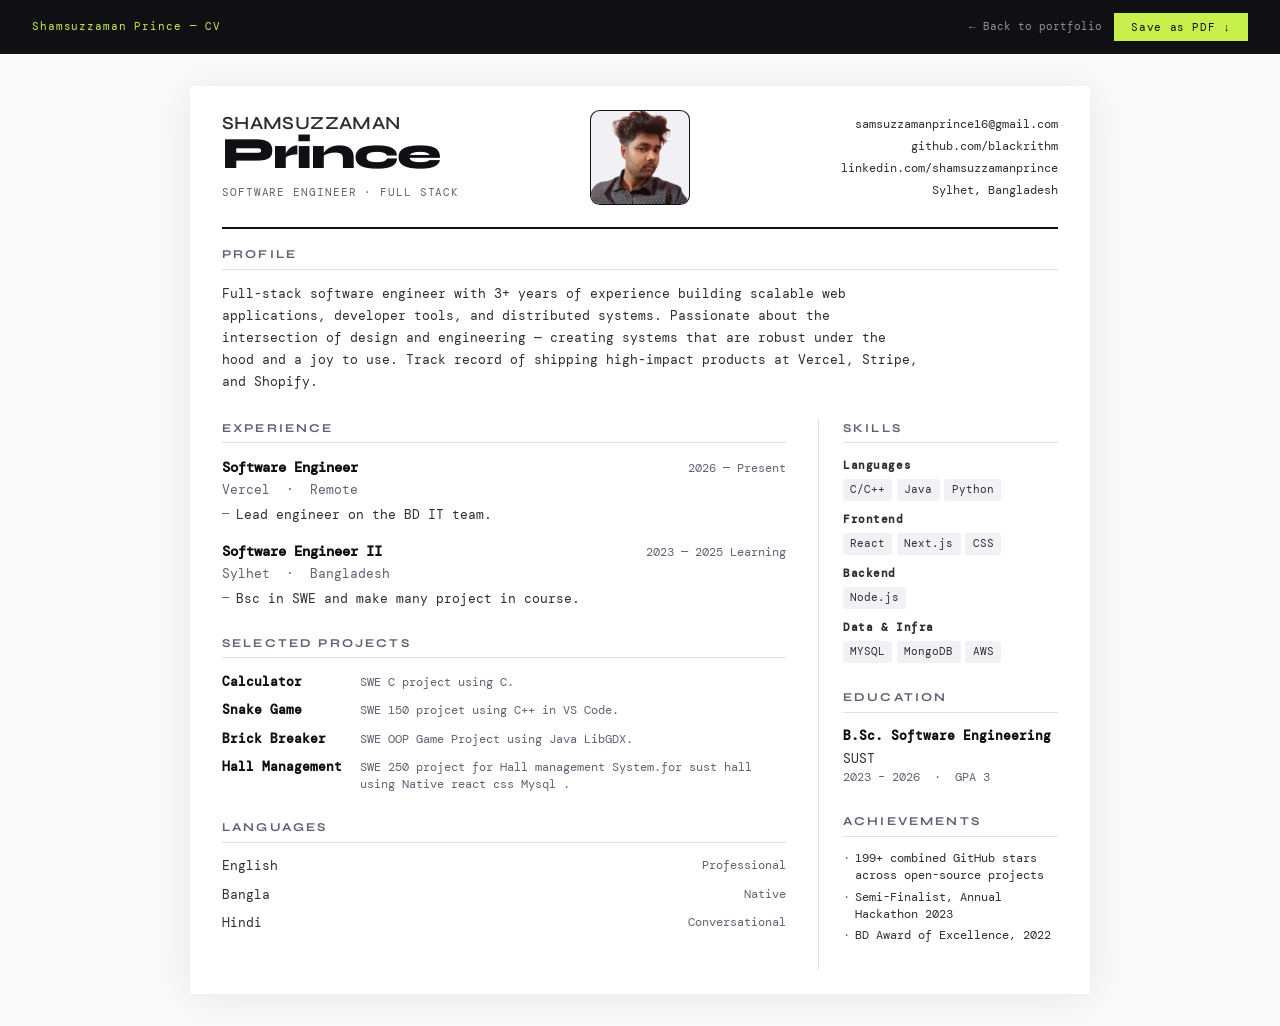
<file: one_page_cv/index.html>
<!DOCTYPE html>
<html lang="en">
<head>
  <meta charset="UTF-8"/>
  <meta name="viewport" content="width=device-width, initial-scale=1.0"/>
  <title>Shamsuzzaman Prince — CV</title>
  <link rel="stylesheet" href="styles.css"/>
  <link href="https://fonts.googleapis.com/css2?family=Syne:wght@400;600;700;800&family=DM+Mono:ital,wght@0,300;0,400;1,300&display=swap" rel="stylesheet"/>
</head>
<body>

  <!-- Print / Download button (hidden when printing) -->
  <div class="print-bar no-print">
    <span class="print-bar-logo">Shamsuzzaman Prince — CV</span>
    <div class="print-bar-actions">
      <a href="../portfolio/index.html" class="btn-back">← Back to portfolio</a>
      <button onclick="window.print()" class="btn-print">Save as PDF ↓</button>
    </div>
  </div>

  <main class="cv">

   <!-- Header -->
    <header class="cv-header">
      <div class="cv-name-block">
        <h2 class="cv-firstname">Shamsuzzaman</h2>
        <h1 class="cv-lastname">Prince</h1>
        <p class="cv-title">Software Engineer · Full Stack</p>
      </div>
 
      <!-- Photo in the middle -->
      <div class="cv-photo-block">
        <div class="cv-photo-frame">
          <img
            src="profile.jpeg"
            alt="Shamsuzzaman Prince"
            onerror="this.style.display='none';document.querySelector('.cv-photo-initials').style.display='flex';"
          />
          <div class="cv-photo-initials">SP</div>
        </div>
      </div>
 
      <div class="cv-contact-block">
        <a href="mailto:samsuzzamanprince16@gmail.com">samsuzzamanprince16@gmail.com</a>
        <a href="https://github.com/blackrithm" target="_blank">github.com/blackrithm</a>
        <a href="https://bd.linkedin.com/in/shamsuzzamanprince" target="_blank">linkedin.com/shamsuzzamanprince</a>
        <span>Sylhet, Bangladesh</span>
      </div>
    </header>
 

    <!-- Summary -->
    <section class="cv-section">
      <h2 class="cv-section-title">Profile</h2>
      <p class="cv-summary">
        Full-stack software engineer with 3+ years of experience building scalable web applications,
        developer tools, and distributed systems. Passionate about the intersection of design and
        engineering — creating systems that are robust under the hood and a joy to use.
        Track record of shipping high-impact products at Vercel, Stripe, and Shopify.
      </p>
    </section>

    <!-- Two-column layout -->
    <div class="cv-columns">

      <!-- Left column -->
      <div class="cv-col-main">

        <!-- Experience -->
        <section class="cv-section">
          <h2 class="cv-section-title">Experience</h2>

          <div class="cv-job">
            <div class="cv-job-header">
              <div>
                <div class="cv-job-role">Software Engineer</div>
                <div class="cv-job-company">Vercel &nbsp;·&nbsp; Remote</div>
              </div>
              <div class="cv-job-date">2026 — Present </div>
            </div>
            <ul class="cv-bullets">
              <li>Lead engineer on the BD IT team.</li>
             
            </ul>
          </div>

          <div class="cv-job">
            <div class="cv-job-header">
              <div>
                <div class="cv-job-role">Software Engineer II</div>
                <div class="cv-job-company">Sylhet &nbsp;·&nbsp; Bangladesh</div>
              </div>
              <div class="cv-job-date">2023 — 2025 Learning</div>
            </div>
            <ul class="cv-bullets">
              <li>Bsc in SWE and make many project in course.</li>
 
            </ul>
          </div>
        </section>

        <!-- Projects -->
        <section class="cv-section">
          <h2 class="cv-section-title">Selected Projects</h2>
          <div class="cv-projects">
            <div class="cv-project">
              <div class="cv-project-name">Calculator</div>
              <div class="cv-project-desc">SWE C project using C.</div>
            </div>
            <div class="cv-project">
              <div class="cv-project-name">Snake Game</div>
              <div class="cv-project-desc">SWE 150 projcet using C++ in VS Code.</div>
            </div>
            <div class="cv-project">
              <div class="cv-project-name">Brick Breaker </div>
              <div class="cv-project-desc">SWE OOP Game Project using Java LibGDX.</div>
            </div>
            <div class="cv-project">
              <div class="cv-project-name">Hall Management</div>
              <div class="cv-project-desc">SWE 250 project for Hall management  System.for sust hall using Native react css Mysql .</div>
            </div>
          </div>
        </section>
<!-- Languages -->
        <section class="cv-section">
          <h2 class="cv-section-title">Languages</h2>
          <ul class="cv-lang">
            <li><span>English</span><span class="cv-lang-level">Professional</span></li>
            <li><span>Bangla</span><span class="cv-lang-level">Native</span></li>
            <li><span>Hindi</span><span class="cv-lang-level">Conversational</span></li>
          </ul>
        </section>

      </div>

      <!-- Right column -->
      <div class="cv-col-side">

        <!-- Skills -->
        <section class="cv-section">
          <h2 class="cv-section-title">Skills</h2>
          <div class="cv-skill-group">
            <div class="cv-skill-label">Languages</div>
            <div class="cv-chips">
              <span>C/C++</span><span>Java</span>
              <span>Python</span>
            </div>
          </div>
          <div class="cv-skill-group">
            <div class="cv-skill-label">Frontend</div>
            <div class="cv-chips">
              <span>React</span><span>Next.js</span>
              <span>CSS </span>
            </div>
          </div>
          <div class="cv-skill-group">
            <div class="cv-skill-label">Backend</div>
            <div class="cv-chips">
              <span>Node.js</span>
            </div>
          </div>
          <div class="cv-skill-group">
            <div class="cv-skill-label">Data & Infra</div>
            <div class="cv-chips">
              <span>MYSQL</span><span>MongoDB</span>
              
              <span>AWS</span>
            </div>
          </div>
          
        </section>

        <!-- Education -->
        <section class="cv-section">
          <h2 class="cv-section-title">Education</h2>
          <div class="cv-edu">
            <div class="cv-edu-degree">B.Sc. Software Engineering</div>
            <div class="cv-edu-school">SUST</div>
            <div class="cv-edu-detail">2023 – 2026 &nbsp;·&nbsp; GPA 3</div>
            
          </div>
        </section>

        <!-- Achievements -->
        <section class="cv-section">
          <h2 class="cv-section-title">Achievements</h2>
          <ul class="cv-achievements">
            <li>199+ combined GitHub stars across open-source projects</li>
            <li>Semi-Finalist, Annual Hackathon 2023</li>
            <li>BD Award of Excellence, 2022</li>
          </ul>
        </section>

        

      </div>
    </div>

  </main>

  <script>
    // Auto-trigger print dialog if ?print=1 in URL
    if (new URLSearchParams(location.search).get('print') === '1') {
      window.addEventListener('load', () => setTimeout(() => window.print(), 400));
    }
  </script>
</body>
</html>
</file>
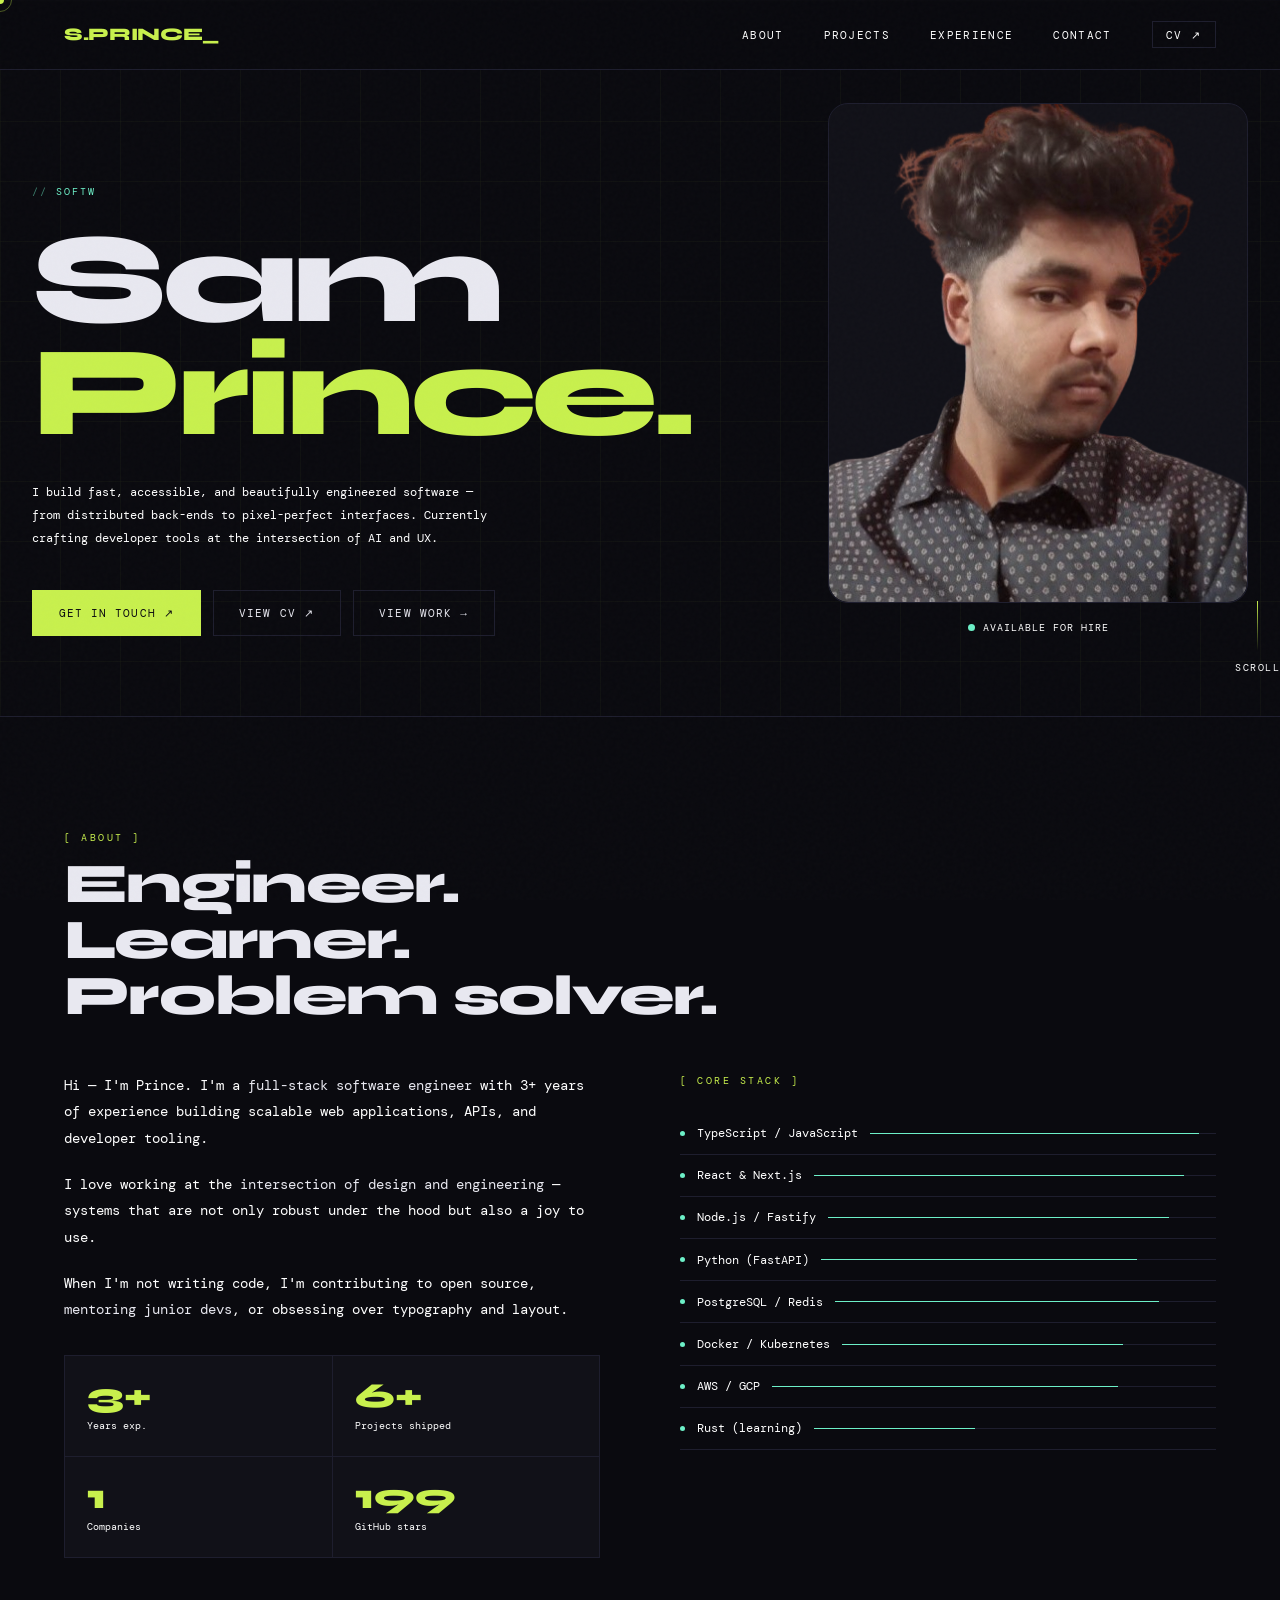
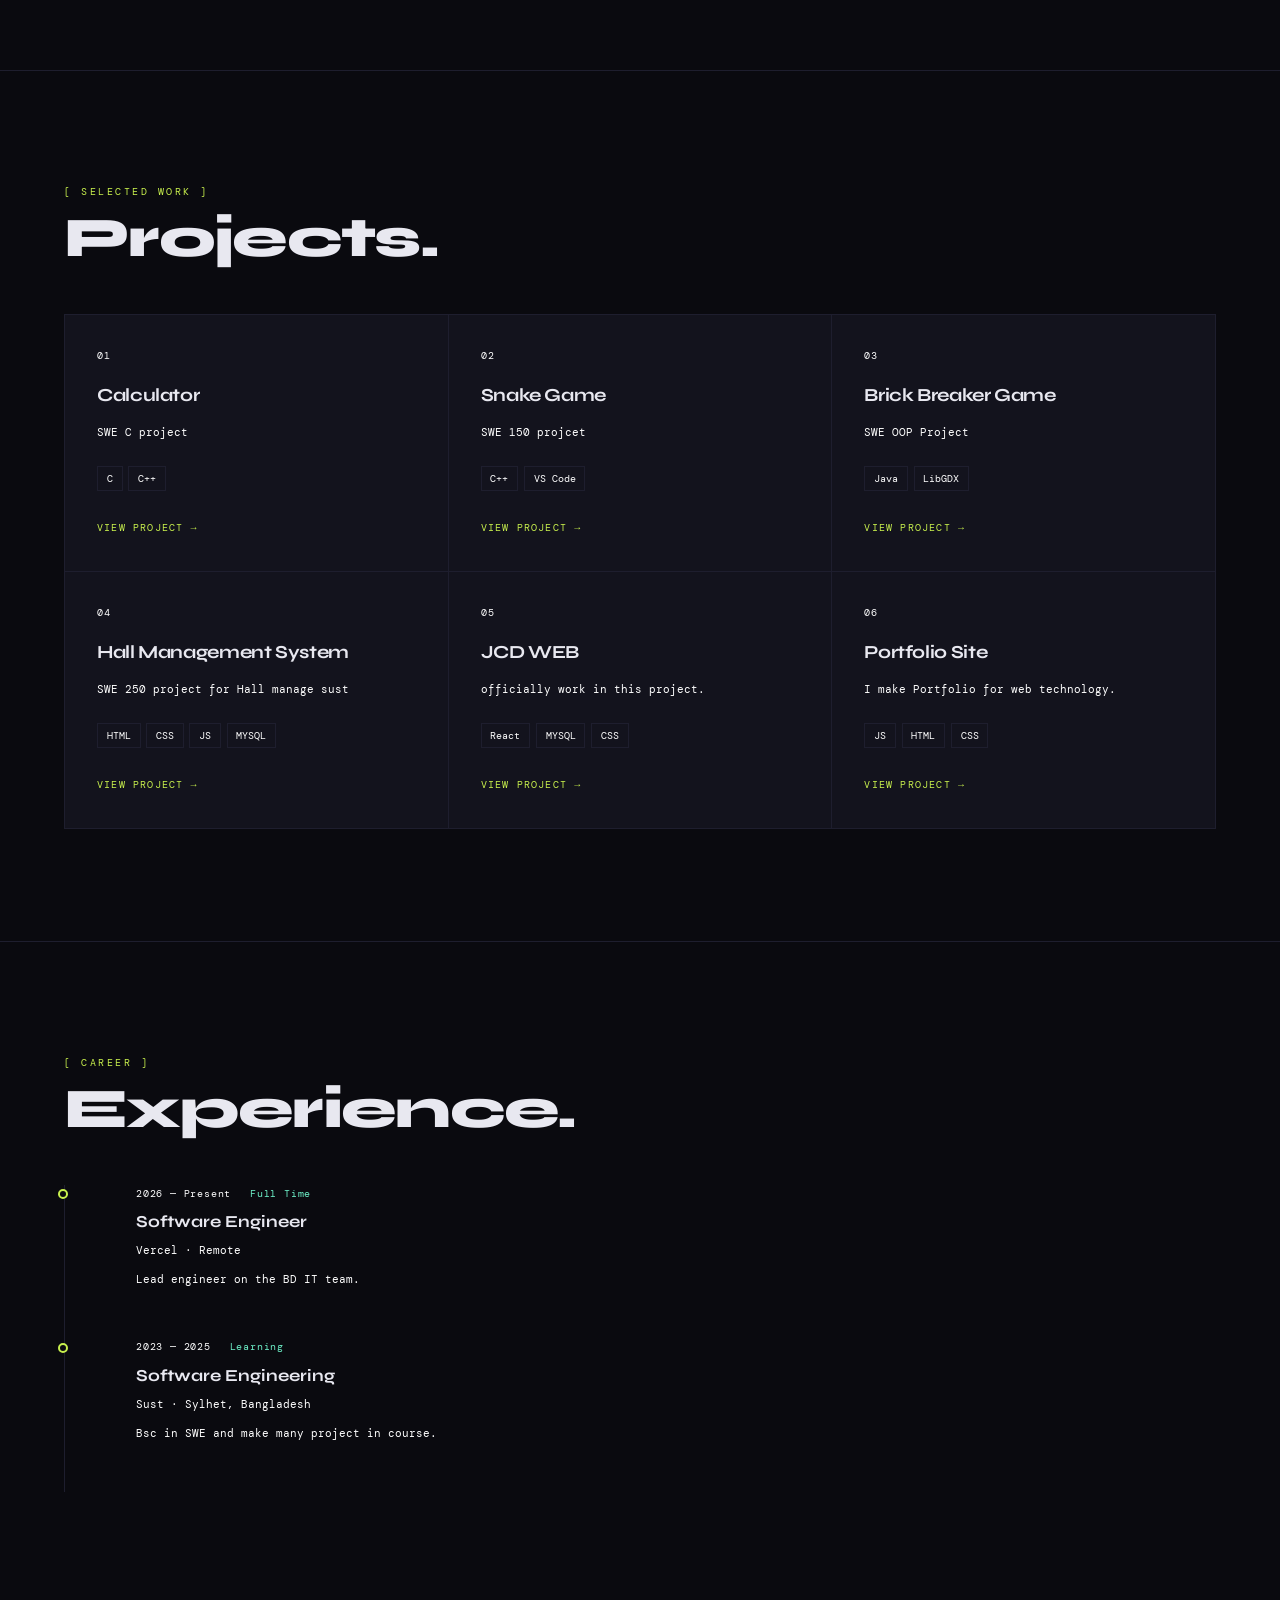
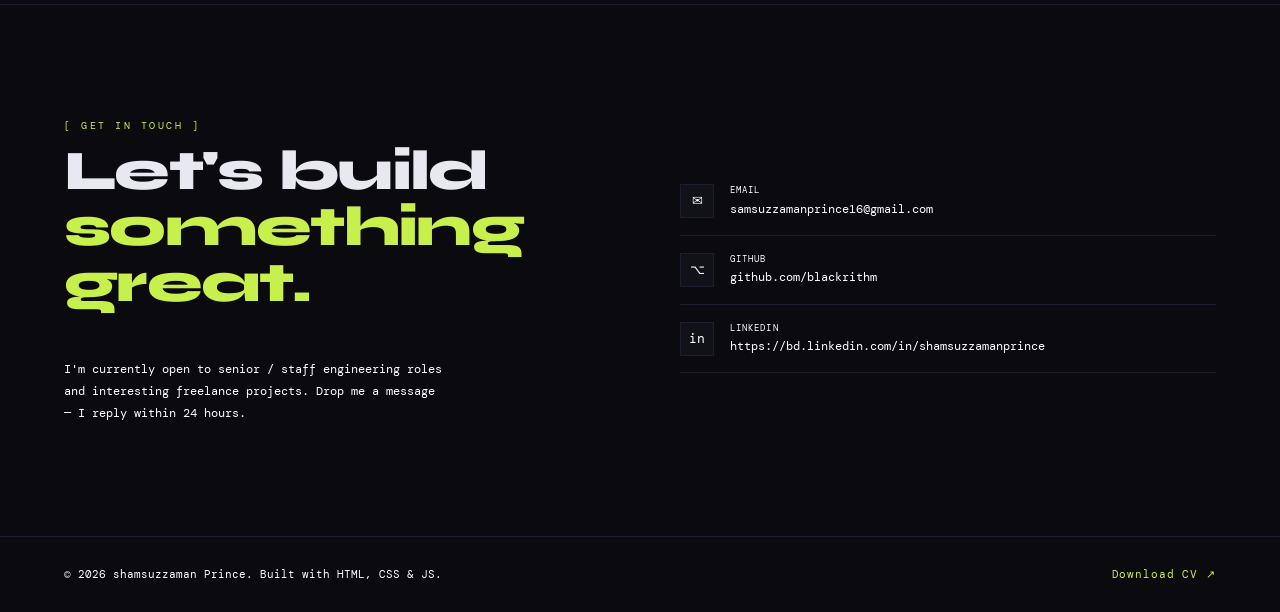
<file: portfolio/index.html>
<!DOCTYPE html>
<html lang="en">
<head>
  <meta charset="UTF-8" />
  <meta name="viewport" content="width=device-width, initial-scale=1.0"/>
  <title>Shamsuzzaman Prince — Software Engineer</title>
  <link rel="stylesheet" href="styles.css" />
  <link href="https://fonts.googleapis.com/css2?family=Syne:wght@400;600;700;800&family=DM+Mono:ital,wght@0,300;0,400;1,300&display=swap" rel="stylesheet"/>
</head>
<body>

  <!-- Custom Cursor -->
  <div id="cursor"></div>
  <div id="cursor-ring"></div>

  <!-- Navigation -->
  <nav id="navbar">
    <div class="nav-logo">S.PRINCE_</div>
    <button class="nav-toggle" id="nav-toggle" aria-label="Toggle menu">
      <span></span><span></span><span></span>
    </button>
    <ul class="nav-links" id="nav-links">
      <li><a href="#about">About</a></li>
      <li><a href="#projects">Projects</a></li>
      <li><a href="#experience">Experience</a></li>
      <li><a href="#contact">Contact</a></li>
      <li><a href="../one_page_cv/index.html" target="_blank" class="nav-cv">CV ↗</a></li>
    </ul>
  </nav>

  <!-- Hero -->
  <section id="hero">
    <div class="hero-grid"></div>
    <div class="hero-content">
      <p class="hero-tag">Software Engineer &nbsp;·&nbsp; Full Stack &nbsp;·&nbsp; Open to work</p>
      <h1>Sam<br><span class="line2">Prince.</span></h1>
      <p class="hero-sub">
        I build fast, accessible, and beautifully engineered software —
        from distributed back-ends to pixel-perfect interfaces.
        Currently crafting developer tools at the intersection of AI and UX.
      </p>
      <div class="hero-ctas">
        <a href="#contact" class="btn btn-primary">Get in touch ↗</a>
        <a href="../one_page_cv/index.html" target="_blank" class="btn btn-outline">View CV ↗</a>
        <a href="#projects" class="btn btn-outline">View work →</a>
      </div>
    </div>
    <div class="hero-photo">
      <div class="photo-frame">
        <img src="profile.jpeg" alt="Shamsuzzaman Prince" onerror="this.style.display='none';this.parentElement.classList.add('no-photo')"/>
        <div class="photo-placeholder"></div>
      </div>
      <div class="hero-status">
        <span class="status-dot"></span> Available for hire
      </div>
    </div>
    <div class="scroll-hint">
      <div class="scroll-line"></div>
      <span>scroll</span>
    </div>
  </section>

  <!-- About -->
  <section id="about">
    <div class="section-header reveal">
      <p class="section-label">About</p>
      <h2>Engineer.<br>Learner.<br>Problem solver.</h2>
    </div>
    <div class="about-grid">
      <div class="about-text reveal">
        <p>Hi — I'm Prince. I'm a <span>full-stack software engineer</span> with 3+ years of experience building scalable web applications, APIs, and developer tooling.</p>
        <p>I love working at the <span>intersection of design and engineering</span> — systems that are not only robust under the hood but also a joy to use.</p>
        <p>When I'm not writing code, I'm contributing to open source, <span>mentoring junior devs</span>, or obsessing over typography and layout.</p>
        <div class="stats-grid">
          <div class="stat"><div class="stat-num">3+</div><div class="stat-label">Years exp.</div></div>
          <div class="stat"><div class="stat-num">6+</div><div class="stat-label">Projects shipped</div></div>
          <div class="stat"><div class="stat-num">1</div><div class="stat-label">Companies</div></div>
          <div class="stat"><div class="stat-num">199</div><div class="stat-label">GitHub stars</div></div>
        </div>
      </div>
      <div class="skills-panel reveal">
        <p class="section-label" style="margin-bottom:1.5rem;">Core stack</p>
        <ul class="skills-list" id="skills-list">
          <li><span>TypeScript / JavaScript</span><div class="skill-bar-wrap"><div class="skill-bar" data-width="95%"></div></div></li>
          <li><span>React &amp; Next.js</span><div class="skill-bar-wrap"><div class="skill-bar" data-width="92%"></div></div></li>
          <li><span>Node.js / Fastify</span><div class="skill-bar-wrap"><div class="skill-bar" data-width="88%"></div></div></li>
          <li><span>Python (FastAPI)</span><div class="skill-bar-wrap"><div class="skill-bar" data-width="80%"></div></div></li>
          <li><span>PostgreSQL / Redis</span><div class="skill-bar-wrap"><div class="skill-bar" data-width="85%"></div></div></li>
          <li><span>Docker / Kubernetes</span><div class="skill-bar-wrap"><div class="skill-bar" data-width="75%"></div></div></li>
          <li><span>AWS / GCP</span><div class="skill-bar-wrap"><div class="skill-bar" data-width="78%"></div></div></li>
          <li><span>Rust (learning)</span><div class="skill-bar-wrap"><div class="skill-bar" data-width="40%"></div></div></li>
        </ul>
      </div>
    </div>
  </section>

  <!-- Projects -->
  <section id="projects">
    <div class="section-header reveal">
      <p class="section-label">Selected work</p>
      <h2>Projects.</h2>
    </div>
    <div class="projects-grid reveal">

      <div class="project-card">
        <div class="project-num">01</div>
        <h3 class="project-title">Calculator</h3>
        <p class="project-desc">SWE C project</p>
        <div class="project-tags"><span>C</span><span>C++</span></div>
        <a href="https://github.com/blackrithm/Calculator" target="_blank" class="project-link">View project →</a>
      </div>

      <div class="project-card">
        <div class="project-num">02</div>
        <h3 class="project-title">Snake Game</h3>
        <p class="project-desc">SWE 150 projcet</p>
        <div class="project-tags"><span>C++</span><span>VS Code</span></div>
        <a href="https://github.com/blackrithm/Game-Project" target="_blank" class="project-link">View project →</a>
      </div>

      <div class="project-card">
        <div class="project-num">03</div>
        <h3 class="project-title">Brick Breaker Game</h3>
        <p class="project-desc">SWE OOP Project</p>
        <div class="project-tags"><span>Java</span><span>LibGDX</span></div>
        <a href="https://github.com/blackrithm/Brick-Breaker" target="_blank" class="project-link">View project →</a>
      </div>

      <div class="project-card">
        <div class="project-num">04</div>
        <h3 class="project-title">Hall Management System</h3>
        <p class="project-desc">SWE 250 project for Hall manage sust</p>
        <div class="project-tags"><span>HTML</span><span>CSS</span><span>JS</span><span>MYSQL</span></div>
        <a href="https://github.com/blackrithm/SWE-250" target="_blank" class="project-link">View project →</a>
      </div>

      <div class="project-card">
        <div class="project-num">05</div>
        <h3 class="project-title">JCD WEB</h3>
        <p class="project-desc">officially work in this project.</p>
        <div class="project-tags"><span>React</span><span>MYSQL</span><span>CSS</span></div>
        <a href="https://github.com/antineutrin0/JCD-ORG" target="_blank" class="project-link">View project →</a>
      </div>

      <div class="project-card">
        <div class="project-num">06</div>
        <h3 class="project-title">Portfolio Site</h3>
        <p class="project-desc">I make Portfolio for web technology.</p>
        <div class="project-tags"><span>JS</span><span>HTML</span><span>CSS</span></div>
        <a href="https://github.com/blackrithm/portfolio" target="_blank" class="project-link">View project →</a>
      </div>

    </div>
  </section>

  <!-- Experience -->
  <section id="experience">
    <div class="section-header reveal">
      <p class="section-label">Career</p>
      <h2>Experience.</h2>
    </div>
    <div class="timeline">
      <div class="timeline-item">
        <div class="timeline-dot"></div>
        <div class="timeline-meta">2026 — Present <span>Full Time</span></div>
        <div class="timeline-role">Software Engineer</div>
        <div class="timeline-company">Vercel · Remote</div>
        <p class="timeline-desc">Lead engineer on the BD IT team. </div>
      <div class="timeline-item">
        <div class="timeline-dot"></div>
        <div class="timeline-meta">2023 — 2025 <span>Learning</span></div>
        <div class="timeline-role">Software Engineering </div>
        <div class="timeline-company">Sust · Sylhet, Bangladesh</div>
        <p class="timeline-desc">Bsc in SWE and make many project in course.</p>
      </div>
      
    </div>
  </section>

  <!-- Contact -->
  <section id="contact">
    <div class="contact-inner reveal">
      <div class="contact-left">
        <p class="section-label">Get in touch</p>
        <h2>Let's build<br><span>something great.</span></h2>
        <p class="contact-sub">I'm currently open to senior / staff engineering roles and interesting freelance projects. Drop me a message — I reply within 24 hours.</p>
      </div>
      <div class="contact-links">
        <a href="mailto:samsuzzamanprince16@gmail.com" class="contact-link">
          <div class="contact-icon">✉</div>
          <div><div class="contact-type">Email</div>samsuzzamanprince16@gmail.com</div>
        </a>
        <a href="https://github.com/blackrithm" target="_blank" class="contact-link">
          <div class="contact-icon">⌥</div>
          <div><div class="contact-type">GitHub</div>github.com/blackrithm</div>
        </a>
        <a href="https://bd.linkedin.com/in/shamsuzzamanprince" target="_blank" class="contact-link">
          <div class="contact-icon">in</div>
          <div><div class="contact-type">LinkedIn</div>https://bd.linkedin.com/in/shamsuzzamanprince</div>
        </a>
      </div>
    </div>
  </section>

  <!-- Footer -->
  <footer>
    <span>© 2026 shamsuzzaman Prince. Built with HTML, CSS &amp; JS.</span>
    <a href="../one_page_cv/index.html" target="_blank" class="footer-cv">Download CV ↗</a>
  </footer>

  <script src="script.js"></script>
</body>
</html>
</file>
<file: one_page_cv/styles.css>
/* ── CV Styles ───────────────────────────────────────────── */
*, *::before, *::after { box-sizing: border-box; margin: 0; padding: 0; }

:root {
  --ink:       #0f0f14;
  --ink-soft:  #2d2d35;
  --ink-muted: #616175;
  --rule:      #e0e0ec;
  --accent:    #1a1a2e;
  --highlight: #c8f04d;
  --bg:        #fafafa;
  --font-head: 'Syne', sans-serif;
  --font-body: 'DM Mono', monospace;
  --page-w:    900px;
  --side-w:    240px;
}

body {
  background: var(--bg);
  color: var(--ink);
  font-family: var(--font-body);
  font-size: 11pt;
  line-height: 1.55;
  -webkit-print-color-adjust: exact;
  print-color-adjust: exact;
}

/* ── Print Bar (screen only) ── */
.print-bar {
  position: sticky; top: 0; z-index: 100;
  display: flex; justify-content: space-between; align-items: center;
  padding: 0.8rem 2rem;
  background: var(--ink); color: #fff;
  font-family: var(--font-body); font-size: 11px;
}
.print-bar-logo { color: var(--highlight); letter-spacing: 0.08em; }
.print-bar-actions { display: flex; gap: 0.75rem; align-items: center; }
.btn-back {
  color: rgba(255,255,255,0.55); text-decoration: none; font-size: 11px;
  transition: color 0.2s;
}
.btn-back:hover { color: #fff; }
.btn-print {
  background: var(--highlight); color: var(--ink);
  border: none; padding: 0.45rem 1.1rem;
  font-family: var(--font-body); font-size: 11px;
  letter-spacing: 0.06em; cursor: pointer;
  transition: opacity 0.2s;
}
.btn-print:hover { opacity: 0.85; }

/* ── CV Container ── */
.cv {
  max-width: var(--page-w);
  margin: 2rem auto;
  background: #fff;
  padding: 1.5rem 2rem;
  box-shadow: 0 4px 40px rgba(0,0,0,0.08);
}

/* ── Header ── */
.cv-header {
  display: grid;
  grid-template-columns: 1fr auto 1fr;
  align-items: center;
  gap: 1.5rem;
  padding-bottom: 1.4rem;
  border-bottom: 2.5px solid var(--ink);
  margin-bottom: 1rem;
}
 
/* Name block — left */
.cv-name-block { display: flex; flex-direction: column; }
.cv-firstname {
  font-family: var(--font-head);
  font-size: 1.15rem; font-weight: 600;
  letter-spacing: 0.02em; line-height: 1;
  color: var(--ink-soft);
  text-transform: uppercase;
}
.cv-lastname {
  font-family: var(--font-head);
  font-size: 2.8rem; font-weight: 800;
  letter-spacing: -0.04em; line-height: 1;
  color: var(--ink);
}
.cv-title {
  font-size: 8.5pt; color: var(--ink-muted);
  margin-top: 0.45rem; letter-spacing: 0.08em;
  text-transform: uppercase;
}
 
/* Photo — centre */
.cv-photo-block {
  display: flex;
  justify-content: center;
  align-items: center;
}
.cv-photo-frame {
  width: 100px; height: 95px;
  border-radius: 10%;
  border: 1.5px solid var(--ink);
  overflow: hidden;
  background: #f0f0f5;
  position: relative;
  display: flex; align-items: center; justify-content: center;
  flex-shrink: 0;
}
.cv-photo-frame img {
  width: 100%; height: 100%;
  object-fit: cover; object-position: top;
  display: block;
}
.cv-photo-initials {
  display: none;
  position: absolute; inset: 0;
  align-items: center; justify-content: center;
  font-family: var(--font-head);
  font-size: 1.5rem; font-weight: 800;
  color: var(--ink-muted);
  letter-spacing: -0.02em;
}
 
/* Contact — right */
.cv-contact-block {
  display: flex; flex-direction: column;
  align-items: flex-end; gap: 0.22rem;
  font-size: 9pt; color: var(--ink-soft);
}
.cv-contact-block a {
  color: var(--ink-soft); text-decoration: none;
  transition: color 0.2s;
}
.cv-contact-block a:hover { color: var(--ink); }

/* ── Two-column layout ── */
.cv-columns {
  display: grid;
  grid-template-columns: 1fr var(--side-w);
  gap: 2rem;
}

.cv-col-side {
  border-left: 1px solid var(--rule);
  padding-left: 1.5rem;
}

/* ── Sections ── */
.cv-section { margin-bottom: 1.6rem; }
.cv-section-title {
  font-family: var(--font-head);
  font-size: 9pt; font-weight: 700;
  letter-spacing: 0.18em; text-transform: uppercase;
  color: var(--ink-muted);
  border-bottom: 1px solid var(--rule);
  padding-bottom: 0.3rem; margin-bottom: 0.85rem;
}

/* Summary */
.cv-summary {
  font-size: 10pt; color: var(--ink-soft);
  line-height: 1.65; max-width: 700px;
}

/* Jobs */
.cv-job { margin-bottom: 1.1rem; }
.cv-job-header {
  display: flex; justify-content: space-between;
  align-items: flex-start; gap: 1rem; margin-bottom: 0.35rem;
}
.cv-job-role { font-weight: 600; font-size: 10.5pt; color: var(--ink); }
.cv-job-company { font-size: 9.5pt; color: var(--ink-muted); margin-top: 1px; }
.cv-job-date { font-size: 9pt; color: var(--ink-muted); white-space: nowrap; padding-top: 2px; }
.cv-bullets {
  list-style: none; padding: 0;
  display: flex; flex-direction: column; gap: 0.18rem;
}
.cv-bullets li {
  font-size: 9.5pt; color: var(--ink-soft);
  padding-left: 0.9rem; position: relative;
  line-height: 1.5;
}
.cv-bullets li::before {
  content: '—'; position: absolute; left: 0;
  color: var(--ink-muted); font-size: 9pt;
}
.cv-bullets li strong { color: var(--ink); font-weight: 600; }

/* Projects */
.cv-projects { display: flex; flex-direction: column; gap: 0.55rem; }
.cv-project { display: flex; gap: 0.5rem; align-items: baseline; }
.cv-project-name { font-weight: 600; font-size: 9.5pt; white-space: nowrap; min-width: 130px; }
.cv-project-desc { font-size: 9pt; color: var(--ink-muted); line-height: 1.4; }

/* Languages */
.cv-lang { list-style: none; padding: 0; display: flex; flex-direction: column; gap: 0.55rem; }
.cv-lang li { display: flex; justify-content: space-between; font-size: 9.5pt; color: var(--ink-soft); }
.cv-lang-level { color: var(--ink-muted); font-size: 9pt; }


/* Skills */
.cv-skill-group { margin-bottom: 0.65rem; }
.cv-skill-label { font-size: 8.5pt; font-weight: 600; color: var(--ink-soft); margin-bottom: 0.3rem; letter-spacing: 0.05em; }
.cv-chips { display: flex; flex-wrap: wrap; gap: 0.3rem; }
.cv-chips span {
  font-size: 8.5pt; padding: 0.12rem 0.45rem;
  background: #f2f2f6; color: var(--ink-soft);
  border-radius: 2px;
}

/* Education */
.cv-edu { font-size: 10pt; }
.cv-edu-degree { font-weight: 600; color: var(--ink); }
.cv-edu-school { color: var(--ink-soft); font-size: 9.5pt; margin-top: 0.1rem; }
.cv-edu-detail { color: var(--ink-muted); font-size: 9pt; }

/* Achievements */
.cv-achievements { list-style: none; padding: 0; display: flex; flex-direction: column; gap: 0.3rem; }
.cv-achievements li { font-size: 9pt; color: var(--ink-soft); padding-left: 0.75rem; position: relative; line-height: 1.4; }
.cv-achievements li::before { content: '·'; position: absolute; left: 0; color: var(--ink-muted); }


/* ── Print Styles ── */
@media print {
  .no-print { display: none !important; }
  body { background: white; font-size: 10pt; }
  .cv {
    max-width: 100%; margin: 0; padding: 1cm 1.5cm;
    box-shadow: none;
  }
  .cv-header h1 { font-size: 1.8rem; }
  a { color: inherit; text-decoration: none; }
  .cv-chips span { background: #eee; }
  @page { margin: 1cm; size: A4; }
}

/* ── Screen responsive ── */
@media (max-width: 700px) {
  .cv { padding: 1.5rem; margin: 0.5rem; }
  .cv-header { flex-direction: column; gap: 1rem; }
  .cv-contact-block { align-items: flex-start; }
  .cv-columns { grid-template-columns: 1fr; }
  .cv-col-side { border-left: none; border-top: 1px solid var(--rule); padding-left: 0; padding-top: 1rem; }
}
</file>
<file: portfolio/styles.css>
/* ── Reset & Variables ───────────────────────────────────── */
*, *::before, *::after { box-sizing: border-box; margin: 0; padding: 0; }

:root {
  --bg:       #0a0a0f;
  --surface:  #111118;
  --border:   #1e1e2e;
  --accent:   #c8f04d;
  --accent2:  #6df0c8;
  --text:     #e8e8f0;
  --muted:    #ffffff;
  --card:     #13131d;
  --font-display: 'Syne', sans-serif;
  --font-mono:    'DM Mono', monospace;
  --nav-h:    70px;
}

html { scroll-behavior: smooth; }

body {
  background: var(--bg);
  color: var(--text);
  font-family: var(--font-mono);
  font-size: 14px;
  line-height: 1.7;
  overflow-x: hidden;
  cursor: none;
}
a {
  cursor: pointer !important;
}
/* ── Noise texture ── */
body::before {
  content: '';
  position: fixed; inset: 0;
  background-image: url("data:image/svg+xml,%3Csvg viewBox='0 0 256 256' xmlns='http://www.w3.org/2000/svg'%3E%3Cfilter id='n'%3E%3CfeTurbulence type='fractalNoise' baseFrequency='0.9' numOctaves='4' stitchTiles='stitch'/%3E%3C/filter%3E%3Crect width='100%25' height='100%25' filter='url(%23n)' opacity='0.04'/%3E%3C/svg%3E");
  pointer-events: none; z-index: 1000; opacity: 0.45;
}

/* ── Custom Cursor ── */
#cursor {
  position: fixed; top: 0; left: 0;
  width: 8px; height: 8px;
  background: var(--accent); border-radius: 50%;
  pointer-events: none; z-index: 9999;
  transform: translate(-50%,-50%);
  transition: transform 0.15s ease, background 0.2s;
}
#cursor-ring {
  position: fixed; top: 0; left: 0;
  width: 24px; height: 24px;
  border: 1px solid rgba(200,240,77,0.35);
  border-radius: 50%;
  pointer-events: none; z-index: 9998;
  transform: translate(-50%,-50%);
  transition: opacity 0.2s;
}
#cursor.hovered  { transform: translate(-50%,-50%) scale(2.5); }
#cursor-ring.hovered { opacity: 0; }

/* ── Navigation ── */
nav {
  position: fixed; top: 0; left: 0; right: 0; height: var(--nav-h);
  display: flex; justify-content: space-between; align-items: center;
  padding: 0 4rem;
  background: rgba(10,10,15,0.85);
  backdrop-filter: blur(20px);
  border-bottom: 1px solid var(--border);
  z-index: 200;
  animation: fadeDown 0.8s ease both;
}
.nav-logo {
  font-family: var(--font-display); font-weight: 800;
  font-size: 1.1rem; letter-spacing: -0.02em; color: var(--accent);
}
.nav-links { display: flex; gap: 2.5rem; list-style: none; align-items: center; }
.nav-links a {
  color: var(--muted); text-decoration: none;
  font-size: 11px; letter-spacing: 0.12em; text-transform: uppercase;
  transition: color 0.2s;
}
.nav-links a:hover, .nav-links a.active { color: var(--accent); }
.nav-links a.nav-cv {
  border: 1px solid var(--border); padding: 0.35rem 0.85rem;
  transition: border-color 0.2s, color 0.2s;
}
.nav-links a.nav-cv:hover { border-color: var(--accent); color: var(--accent); }

/* Hamburger */
.nav-toggle {
  display: none; flex-direction: column; gap: 5px;
  background: none; border: none; cursor: none; padding: 6px;
}
.nav-toggle span {
  display: block; width: 22px; height: 1px;
  background: var(--text); transition: all 0.3s;
}
.nav-toggle.open span:nth-child(1) { transform: translateY(6px) rotate(45deg); }
.nav-toggle.open span:nth-child(2) { opacity: 0; }
.nav-toggle.open span:nth-child(3) { transform: translateY(-6px) rotate(-45deg); }

/* ── Hero ── */
#hero {
  min-height: 20vh;
  display: grid; grid-template-columns: 1fr auto;
  align-items: end; gap: 4rem;
  padding: calc(var(--nav-h) + 2rem) 2rem 5rem;
  position: relative; overflow: hidden;
}
.hero-grid {
  position: absolute; inset: 0;
  background-image:
    linear-gradient(rgba(200,240,77,0.03) 1px, transparent 1px),
    linear-gradient(90deg, rgba(200,240,77,0.03) 1px, transparent 1px);
  background-size: 60px 60px;
  animation: gridPan 20s linear infinite;
}
.hero-content { position: relative; }
.hero-tag {
  font-size: 10px; letter-spacing: 0.2em; text-transform: uppercase;
  color: var(--accent2); margin-bottom: 1.5rem;
  animation: fadeUp 0.8s 0.2s ease both;
}
.hero-tag::before { content: '// '; opacity: 0.5; }
h1 {
  font-family: var(--font-display);
  font-size: clamp(3.5rem, 10vw, 9rem);
  font-weight: 800; line-height: 0.88; letter-spacing: -0.04em;
  animation: fadeUp 0.8s 0.4s ease both;
}
.line2 { color: var(--accent); display: block; }
.hero-sub {
  margin-top: 2rem; max-width: 460px;
  color: var(--muted); font-size: 12px; line-height: 1.9;
  animation: fadeUp 0.8s 0.6s ease both;
}
.hero-ctas {
  display: flex; gap: 0.75rem; margin-top: 2.5rem; flex-wrap: wrap;
  animation: fadeUp 0.8s 0.8s ease both;
}

/* Photo */
.hero-photo {
  position: relative; display: flex; flex-direction: column;
  align-items: center; gap: 1rem; align-self: center; border-radius: 20px;
  animation: fadeUp 0.8s 0.5s ease both;
}
.photo-frame {
  width: 420px; height: 500px;
  border: 1px solid var(--border);
  border-radius: 20px;
  overflow: hidden; position: relative;
  background: var(--surface);
}
.photo-frame img {
  width: 100%; height: 100%; object-fit: cover; display: block;
  filter: grayscale(20%);
  border-radius: 20px;
  transition: filter 0.4s;
}
.photo-frame:hover img { filter: grayscale(0%); }
.photo-placeholder {
  position: absolute; inset: 0;
  display: flex; align-items: center; justify-content: center;
  font-family: var(--font-display); font-size: 3rem; font-weight: 800;
  color: var(--accent); opacity: 0.15;
  border-radius: 20px;
}
.photo-frame.no-photo img { display: none; }
.photo-frame.no-photo .photo-placeholder { opacity: 0.5; }
.hero-status {
  display: flex; align-items: center; gap: 0.5rem;
  font-size: 10px; letter-spacing: 0.1em; color: var(--muted);
  text-transform: uppercase;
}
.status-dot {
  width: 7px; height: 7px; background: var(--accent2);
  border-radius: 50%;
  animation: pulse 2s ease-in-out infinite;
}
@keyframes pulse {
  0%, 100% { box-shadow: 0 0 0 0 rgba(109,240,200,0.5); }
  50% { box-shadow: 0 0 0 6px rgba(109,240,200,0); }
}

/* Scroll hint */
.scroll-hint {
  position: absolute; bottom: 2.5rem; right: 0;
  display: flex; flex-direction: column; align-items: center; gap: 0.5rem;
  color: var(--muted); font-size: 10px; letter-spacing: 0.15em;
  text-transform: uppercase;
  animation: fadeUp 1s 1.2s ease both;
}
.scroll-line {
  width: 1px; height: 50px;
  background: linear-gradient(to bottom, var(--accent), transparent);
  animation: scrollDrop 2s 1.5s ease-in-out infinite;
}
@keyframes scrollDrop {
  0%, 100% { transform: scaleY(0); transform-origin: top; }
  50%       { transform: scaleY(1); transform-origin: top; }
}

/* ── Buttons ── */
.btn {
  display: inline-flex; align-items: center; gap: 0.5rem;
  padding: 0.8rem 1.6rem;
  font-family: var(--font-mono); font-size: 11px;
  letter-spacing: 0.1em; text-transform: uppercase;
  text-decoration: none; border: 1px solid;
  transition: all 0.25s ease; cursor: none;
}
.btn-primary { background: var(--accent); color: var(--bg); border-color: var(--accent); }
.btn-primary:hover { background: transparent; color: var(--accent); }
.btn-outline { background: transparent; color: var(--text); border-color: var(--border); }
.btn-outline:hover { border-color: var(--accent); color: var(--accent); }

/* ── Section Base ── */
section {
  padding: 7rem 4rem;
  border-top: 1px solid var(--border);
  position: relative;
}
.section-label {
  font-size: 10px; letter-spacing: 0.25em;
  text-transform: uppercase; color: var(--accent);
  margin-bottom: 0.6rem;
}
.section-label::before { content: '[ '; }
.section-label::after  { content: ' ]'; }
h2 {
  font-family: var(--font-display);
  font-size: clamp(2rem, 5vw, 3.5rem);
  font-weight: 800; letter-spacing: -0.03em; line-height: 1;
  margin-bottom: 3rem;
}

/* ── About ── */
.about-grid {
  display: grid; grid-template-columns: 1fr 1fr; gap: 5rem; align-items: start;
}
.about-text p { color: var(--muted); line-height: 1.9; margin-bottom: 1.2rem; }
.about-text p span { color: var(--text); }
.stats-grid {
  display: grid; grid-template-columns: 1fr 1fr; gap: 1px;
  background: var(--border); border: 1px solid var(--border); margin-top: 2rem;
}
.stat { background: var(--surface); padding: 1.4rem; transition: background 0.2s; }
.stat:hover { background: var(--card); }
.stat-num { font-family: var(--font-display); font-size: 2.2rem; font-weight: 800; color: var(--accent); line-height: 1; }
.stat-label { font-size: 10px; color: var(--muted); margin-top: 0.2rem; }

.skills-list { list-style: none; }
.skills-list li {
  display: flex; align-items: center; gap: 0.75rem;
  padding: 0.65rem 0; border-bottom: 1px solid var(--border);
  color: var(--muted); font-size: 12px;
  transition: color 0.2s, padding-left 0.25s;
}
.skills-list li:hover { color: var(--text); padding-left: 0.4rem; }
.skills-list li::before {
  content: ''; width: 5px; height: 5px;
  background: var(--accent2); border-radius: 50%; flex-shrink: 0;
}
.skill-bar-wrap { flex: 1; height: 1px; background: var(--border); }
.skill-bar { height: 100%; background: var(--accent2); width: 0; transition: width 1.2s ease; }

/* ── Projects ── */
.projects-grid {
  display: grid; grid-template-columns: repeat(3, 1fr); gap: 1px;
  background: var(--border); border: 1px solid var(--border);
}
.project-card {
  background: var(--card); padding: 2rem;
  position: relative; overflow: hidden;
  transition: background 0.3s;
}
.project-card::after {
  content: ''; position: absolute; inset: 0;
  background: linear-gradient(135deg, rgba(200,240,77,0.04), transparent);
  opacity: 0; transition: opacity 0.3s;
  pointer-events: none; 
}
.project-card:hover { background: var(--surface); }
.project-card:hover::after { opacity: 1; }
.project-num { font-size: 10px; color: var(--muted); letter-spacing: 0.1em; margin-bottom: 1rem; }
.project-title {
  font-family: var(--font-display); font-size: 1.15rem; font-weight: 700;
  margin-bottom: 0.75rem; letter-spacing: -0.02em;
}
.project-desc { color: var(--muted); font-size: 11px; line-height: 1.7; margin-bottom: 1.5rem; }
.project-tags { display: flex; flex-wrap: wrap; gap: 0.35rem; margin-bottom: 1.5rem; }
.project-tags span {
  font-size: 10px; padding: 0.2rem 0.55rem;
  border: 1px solid var(--border); color: var(--muted);
}
.project-link {
  font-size: 10px; letter-spacing: 0.12em; text-transform: uppercase;
  color: var(--accent); text-decoration: none;
  display: inline-flex; align-items: center; gap: 0.35rem;
  transition: gap 0.2s;
}
.project-link:hover { gap: 0.7rem; }

/* ── Experience ── */
.timeline { position: relative; padding-left: 2rem; max-width: 800px; }
.timeline::before {
  content: ''; position: absolute; left: 0; top: 0; bottom: 0;
  width: 1px; background: var(--border);
}
.timeline-item {
  position: relative; padding: 0 0 3rem 2.5rem;
  opacity: 0; transform: translateX(-12px);
  transition: opacity 0.6s ease, transform 0.6s ease;
}
.timeline-item.visible { opacity: 1; transform: translateX(0); }
.timeline-item:nth-child(2) { transition-delay: 0.1s; }
.timeline-item:nth-child(3) { transition-delay: 0.2s; }
.timeline-item:nth-child(4) { transition-delay: 0.3s; }
.timeline-dot {
  position: absolute; left: -2.35rem; top: 0.3rem;
  width: 10px; height: 10px;
  background: var(--bg); border: 2px solid var(--accent); border-radius: 50%;
}
.timeline-meta { font-size: 10px; color: var(--muted); letter-spacing: 0.08em; margin-bottom: 0.4rem; }
.timeline-meta span { color: var(--accent2); margin-left: 0.75rem; }
.timeline-role { font-family: var(--font-display); font-size: 1.05rem; font-weight: 700; margin-bottom: 0.3rem; }
.timeline-company { color: var(--muted); font-size: 11px; margin-bottom: 0.65rem; }
.timeline-desc { color: var(--muted); font-size: 11px; line-height: 1.8; }

/* ── Contact ── */
.contact-inner {
  display: grid; grid-template-columns: 1fr 1fr; gap: 5rem; align-items: center;
}
.contact-left h2 span { color: var(--accent); display: block; }
.contact-sub { color: var(--muted); font-size: 12px; line-height: 1.8; max-width: 380px; margin-top: 1.5rem; }
.contact-links { display: flex; flex-direction: column; }
.contact-link {
  display: flex; align-items: center; gap: 1rem;
  color: var(--muted); text-decoration: none; font-size: 12px;
  padding: 1rem 0; border-bottom: 1px solid var(--border);
  transition: color 0.2s, padding-left 0.2s;
}
.contact-link:hover { color: var(--accent); padding-left: 0.5rem; }
.contact-icon {
  width: 34px; height: 34px; background: var(--surface);
  border: 1px solid var(--border);
  display: flex; align-items: center; justify-content: center;
  font-size: 13px; flex-shrink: 0;
  transition: background 0.2s, border-color 0.2s, color 0.2s;
}
.contact-link:hover .contact-icon {
  background: var(--accent); color: var(--bg); border-color: var(--accent);
}
.contact-type { font-size: 9px; letter-spacing: 0.12em; text-transform: uppercase; color: var(--muted); }

/* ── Footer ── */
footer {
  padding: 1.75rem 4rem;
  border-top: 1px solid var(--border);
  display: flex; justify-content: space-between; align-items: center;
  color: var(--muted); font-size: 11px;
}
.footer-cv {
  color: var(--accent); text-decoration: none;
  font-size: 11px; letter-spacing: 0.08em;
  transition: opacity 0.2s;
}
.footer-cv:hover { opacity: 0.7; }

/* ── Animations ── */
@keyframes fadeUp   { from { opacity: 0; transform: translateY(20px); } to { opacity: 1; transform: none; } }
@keyframes fadeDown { from { opacity: 0; transform: translateY(-10px); } to { opacity: 1; transform: none; } }
@keyframes gridPan  { 0% { background-position: 0 0; } 100% { background-position: 60px 60px; } }

.reveal {
  opacity: 0; transform: translateY(22px);
  transition: opacity 0.7s ease, transform 0.7s ease;
}
.reveal.visible { opacity: 1; transform: none; }

/* ── Responsive ── */
@media (max-width: 1024px) {
  .projects-grid { grid-template-columns: 1fr 1fr; }
}
@media (max-width: 768px) {
  nav { padding: 0 1.5rem; }
  .nav-toggle { display: flex; }
  .nav-links {
    display: none; position: absolute; top: var(--nav-h); left: 0; right: 0;
    flex-direction: column; gap: 0;
    background: rgba(10,10,15,0.98); border-bottom: 1px solid var(--border);
  }
  .nav-links.open { display: flex; }
  .nav-links li { border-bottom: 1px solid var(--border); }
  .nav-links a { display: block; padding: 1rem 2rem; }
  #hero { grid-template-columns: 1fr; padding: 6rem 1.5rem 4rem; }
  .hero-photo { display: none; }
  section { padding: 4rem 1.5rem; }
  .about-grid, .contact-inner { grid-template-columns: 1fr; gap: 2.5rem; }
  .projects-grid { grid-template-columns: 1fr; }
  footer { flex-direction: column; gap: 0.5rem; text-align: center; padding: 1.5rem; }
}
</file>
